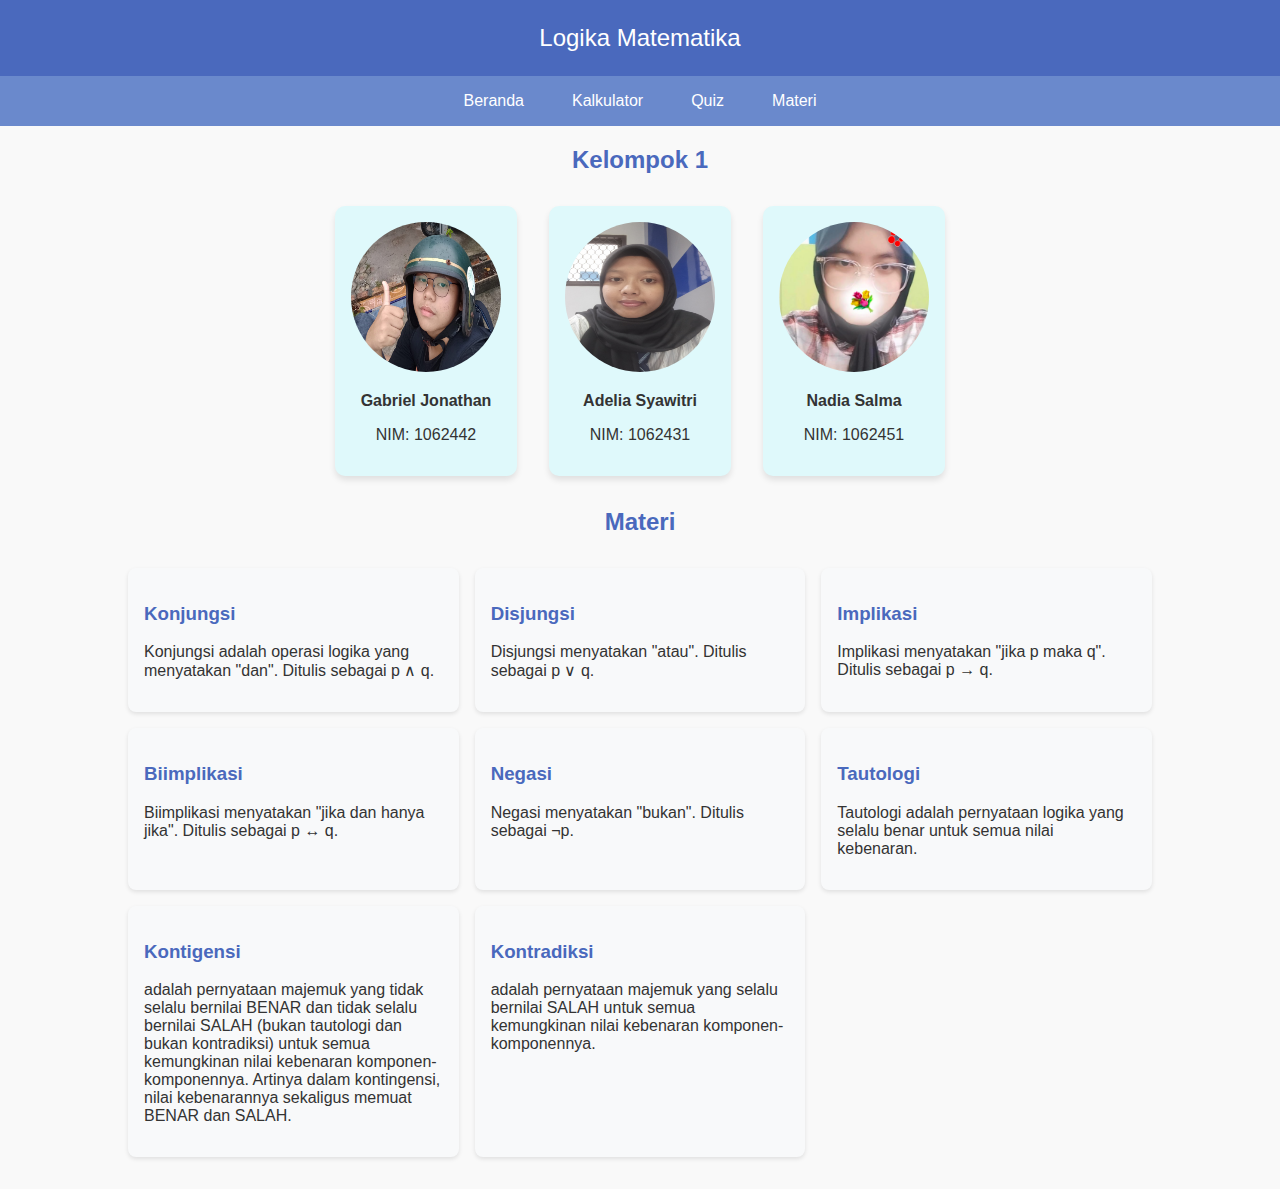
<file: index.html>
<!DOCTYPE html>
<html lang="id">
<head>
    <meta charset="UTF-8">
    <meta name="viewport" content="width=device-width, initial-scale=1.0">
    <title>Logika Matematika</title>
    <link rel="stylesheet" href="css/navbar.css">
    <style>

        .team {
            display: flex;
            justify-content: center;
            gap: 2em;
            margin: 2em 0;
        }
        .team-member {
            text-align: center;
            background-color: #dff9fb;
            border-radius: 10px;
            padding: 1em;
            box-shadow: 0 4px 6px rgba(0,0,0,0.1);
        }
        .team-member img {
            border-radius: 50%;
            width: 150px;
            height: 150px;
        }
        h2 {
            text-align: center;
            color: #4a69bd;
        }
        .materi {
            display: grid;
            grid-template-columns: repeat(auto-fit, minmax(300px, 1fr));
            gap: 1em;
            margin: 2em auto;
            width: 80%;
        }
        .materi-card {
            background-color: #f8f9fa;
            border-radius: 8px;
            padding: 1em;
            box-shadow: 0 2px 4px rgba(0,0,0,0.1);
        }
        .materi-card h3 {
            color: #4a69bd;
        }
    </style>
</head>
<body>
    <header>Logika Matematika</header>
    
    <nav>
        <ul>
            <li><a href="index.html">Beranda</a></li>
            <li><a href="kalkulator.html">Kalkulator</a></li>
            <li><a href="soal.html">Quiz</a></li>
            <li>
                <a href="#">Materi</a>
                <ul>
                    <li><a href="materi4.html">Pernyataan majemuk</a></li>
                    <li><a href="materi1.html">Kontigensi</a></li>
                    <li><a href="materi2.html">Kontradiksi</a></li>
                    <li><a href="materi3.html">Tautologi</a></li>
                </ul>
            </li>
        </ul>
    </nav>
    
    <h2>Kelompok 1</h2>
    <div class="team">
        <div class="team-member">
            <img src="foto/jojo.jpeg" alt="Member 1">
            <p><strong>Gabriel Jonathan</strong></p>  
            <p>NIM: 1062442</p>
        </div>
        <div class="team-member">
            <img src="foto/adel.jpeg" alt="Member 2">
            <p><strong>Adelia Syawitri</strong></p>
            <p>NIM: 1062431</p>
        </div>
        <div class="team-member">
            <img src="foto/nadia.png" alt="Member 3">
            <p><strong>Nadia Salma</strong></p>
            <p>NIM: 1062451</p>
        </div>
    </div>

    <h2>Materi</h2>
    <div class="materi">
        <div class="materi-card" id="konjungsi">
            <h3>Konjungsi</h3>
            <p>Konjungsi adalah operasi logika yang menyatakan "dan". Ditulis sebagai p &and; q.</p>
        </div>
        <div class="materi-card" id="diskonjungsi">
            <h3>Disjungsi</h3>
            <p>Disjungsi menyatakan "atau". Ditulis sebagai p &or; q.</p>
        </div>
        <div class="materi-card">
            <h3>Implikasi</h3>
            <p>Implikasi menyatakan "jika p maka q". Ditulis sebagai p &rarr; q.</p>
        </div>
        <div class="materi-card">
            <h3>Biimplikasi</h3>
            <p>Biimplikasi menyatakan "jika dan hanya jika". Ditulis sebagai p &harr; q.</p>
        </div>
        <div class="materi-card">
            <h3>Negasi</h3>
            <p>Negasi menyatakan "bukan". Ditulis sebagai &not;p.</p>
        </div>
        <div class="materi-card" id="tautologi">
            <h3>Tautologi</h3>
            <p>Tautologi adalah pernyataan logika yang selalu benar untuk semua nilai kebenaran.</p>
        </div>
        <div class="materi-card">
            <h3>Kontigensi</h3>
            <p>adalah pernyataan majemuk yang tidak selalu bernilai BENAR dan tidak selalu bernilai SALAH (bukan tautologi dan bukan kontradiksi) untuk semua kemungkinan nilai kebenaran komponen-komponennya. Artinya dalam kontingensi, nilai kebenarannya sekaligus memuat BENAR dan SALAH.</p>
        </div>
        <div class="materi-card">
            <h3>Kontradiksi</h3>
            <p>adalah pernyataan majemuk yang selalu bernilai SALAH untuk semua kemungkinan nilai kebenaran komponen-komponennya.</p>
        </div>
    </div>
</body>
</html>
</file>
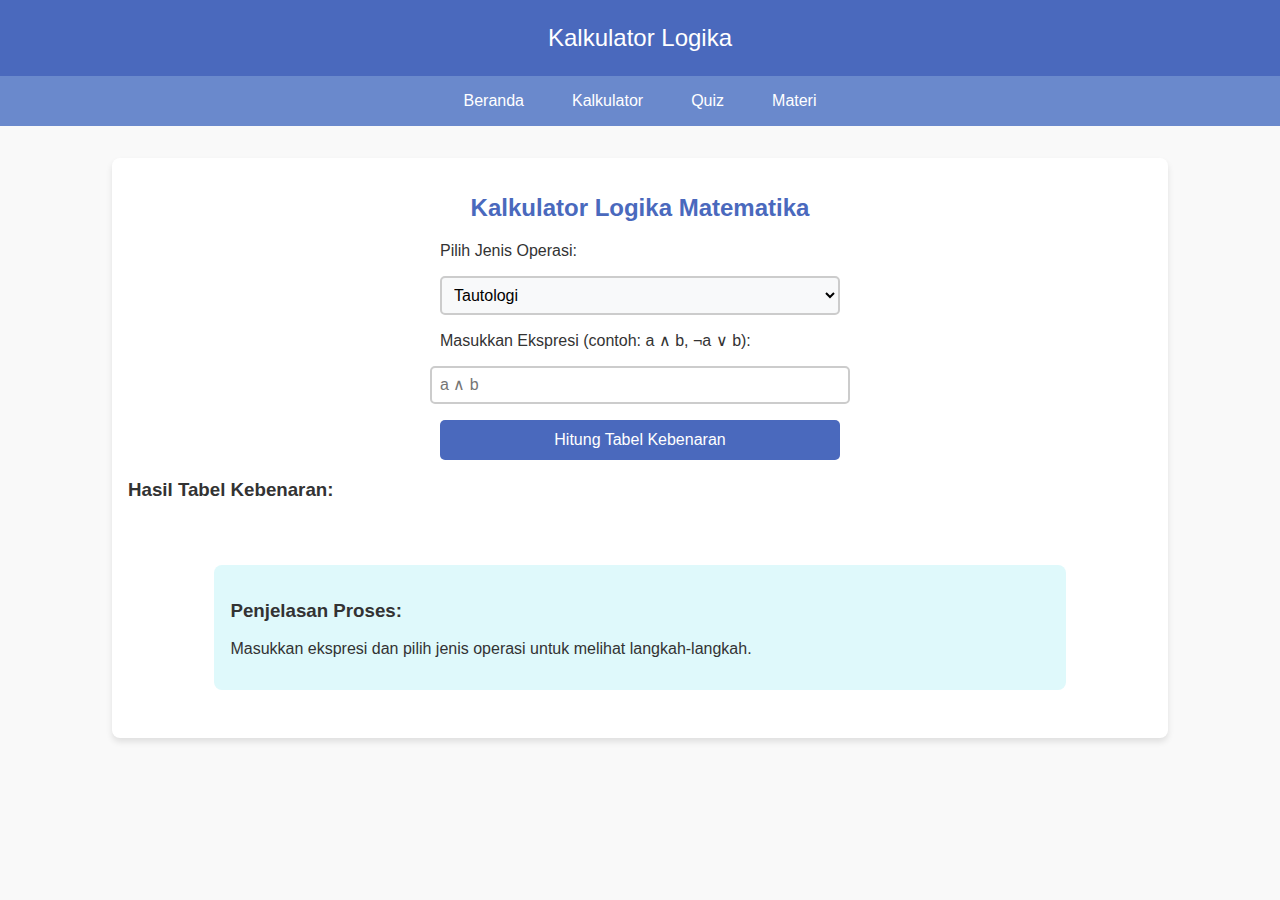
<file: kalkulator.html>
<!DOCTYPE html>
<html lang="id">
<head>
    <meta charset="UTF-8">
    <meta name="viewport" content="width=device-width, initial-scale=1.0">
    <title>Kalkulator Logika</title>
    <link rel="stylesheet" href="css/navbar.css">
    <style>
       
        .container {
            margin: 2em auto;
            padding: 1em;
            width: 80%;
            background-color: #fff;
            border-radius: 8px;
            box-shadow: 0 4px 6px rgba(0,0,0,0.1);
        }
        h2 {
            text-align: center;
            color: #4a69bd;
        }
        label, select, input, button {
            display: block;
            margin: 1em auto;
            width: 90%;
            max-width: 400px;
            font-size: 16px;
        }
        select {
            padding: 0.5em;
            border: 2px solid #ccc;
            border-radius: 5px;
            background-color: #f8f9fa;
            cursor: pointer;
        }
        select:focus {
            border-color: #4a69bd;
        }
        input {
            padding: 0.5em;
            border: 2px solid #ccc;
            border-radius: 5px;
            outline: none;
            transition: border-color 0.3s;
        }
        input:focus {
            border-color: #4a69bd;
        }
        button {
            background-color: #4a69bd;
            color: white;
            padding: 0.7em;
            border: none;
            border-radius: 5px;
            cursor: pointer;
            transition: background-color 0.3s;
        }
        button:hover {
            background-color: #6a89cc;
        }
        table {
            margin: 2em auto;
            border-collapse: collapse;
            width: 90%;
            max-width: 600px;
            text-align: center;
        }
        table, th, td {
            border: 1px solid #ccc;
        }
        th, td {
            padding: 0.5em;
        }
        .steps {
            margin: 2em auto;
            padding: 1em;
            background-color: #dff9fb;
            border-radius: 8px;
            width: 80%;
        }
        .result {
            text-align: center;
            margin-top: 1em;
            font-weight: bold;
            color: #4a69bd;
        }
    </style>
</head>
<body>
    <header>Kalkulator Logika</header>
    
    <nav>
        <ul>
            <li><a href="index.html">Beranda</a></li>
            <li><a href="kalkulator.html">Kalkulator</a></li>
            <li><a href="soal.html">Quiz</a></li>
            <li>
                <a href="#">Materi</a>
                <ul>
                    <li><a href="materi4.html">Pernyataan majemuk</a></li>
                    <li><a href="materi1.html">Kontigensi</a></li>
                    <li><a href="materi2.html">Kontradiksi</a></li>
                    <li><a href="materi3.html">Tautologi</a></li>
                </ul>
            </li>
        </ul>
    </nav>

    <div class="container">
        <h2>Kalkulator Logika Matematika</h2>
        <label for="operation">Pilih Jenis Operasi:</label>
        <select id="operation">
            <option value="tautologi">Tautologi</option>
            <option value="kontigensi">Kontigensi</option>
            <option value="kontradiksi">Kontradiksi</option>
        </select>
        
        <label for="expression">Masukkan Ekspresi (contoh: a ∧ b, ¬a ∨ b):</label>
        <input type="text" id="expression" placeholder="a ∧ b" required>
        <button onclick="calculateTable()">Hitung Tabel Kebenaran</button>

        <h3>Hasil Tabel Kebenaran:</h3>
        <table id="truthTable"></table>

        <div class="steps" id="steps">
            <h3>Penjelasan Proses:</h3>
            <p id="processExplanation">Masukkan ekspresi dan pilih jenis operasi untuk melihat langkah-langkah.</p>
        </div>
        <div class="result" id="result"></div>
    </div>
    <script src="script1.js"></script>
</body>
</html>
</file>
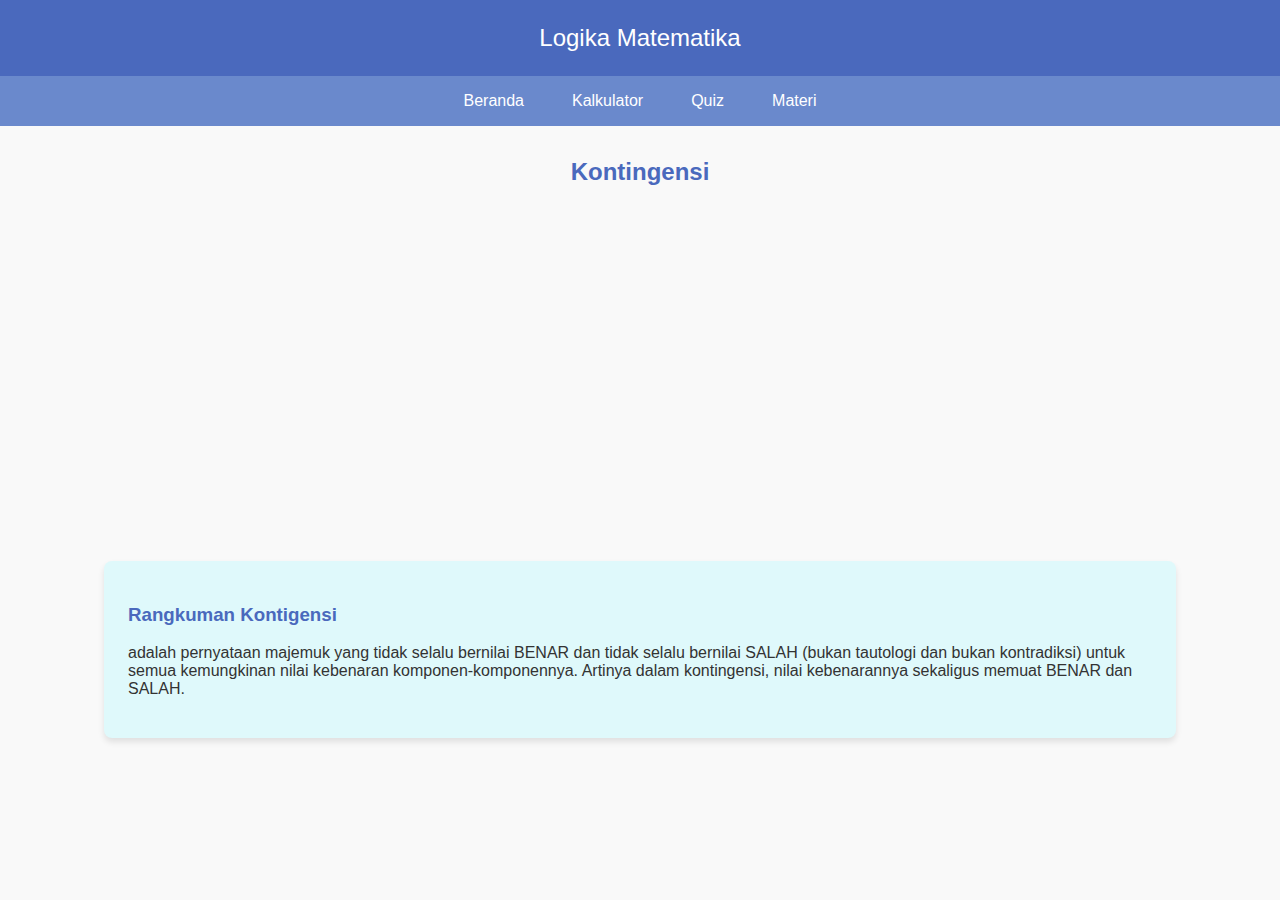
<file: materi1.html>
<!DOCTYPE html>
<html lang="id">
<head>
    <meta charset="UTF-8">
    <meta name="viewport" content="width=device-width, initial-scale=1.0">
    <title>Logika Matematika</title>
    <link rel="stylesheet" href="css/navbar.css">
    <link rel="stylesheet" href="css/materi.css">
</head>
<body>
    <header>Logika Matematika</header>
    
    <nav>
        <ul>
            <li><a href="index.html">Beranda</a></li>
            <li><a href="kalkulator.html">Kalkulator</a></li>
            <li><a href="soal.html">Quiz</a></li>
            <li>
                <a href="#">Materi</a>
                <ul>
                    <li><a href="materi4.html">Pernyataan majemuk</a></li>
                    <li><a href="materi1.html">Kontigensi</a></li>
                    <li><a href="materi2.html">Kontradiksi</a></li>
                    <li><a href="materi3.html">Tautologi</a></li>
                </ul>
            </li>
        </ul>
    </nav>

    <!-- Halaman Konjungsi -->
    <div class="section">
        <h2>Kontingensi</h2>
        <iframe width="560" height="315" src="https://www.youtube.com/embed/f4RQvMxyMJ8?si=0IRjZYHy15QtWH7T" title="YouTube video player" frameborder="0" allow="accelerometer; autoplay; clipboard-write; encrypted-media; gyroscope; picture-in-picture; web-share" referrerpolicy="strict-origin-when-cross-origin" allowfullscreen></iframe>
    </div>
    <div class="summary">
        <h3>Rangkuman Kontigensi</h3>
        <p>adalah pernyataan majemuk yang tidak selalu bernilai BENAR dan tidak selalu bernilai SALAH (bukan tautologi dan bukan kontradiksi) untuk semua kemungkinan nilai kebenaran komponen-komponennya. Artinya dalam kontingensi, nilai kebenarannya sekaligus memuat BENAR dan SALAH.</p>
    </div>

</body>
</html>
</file>
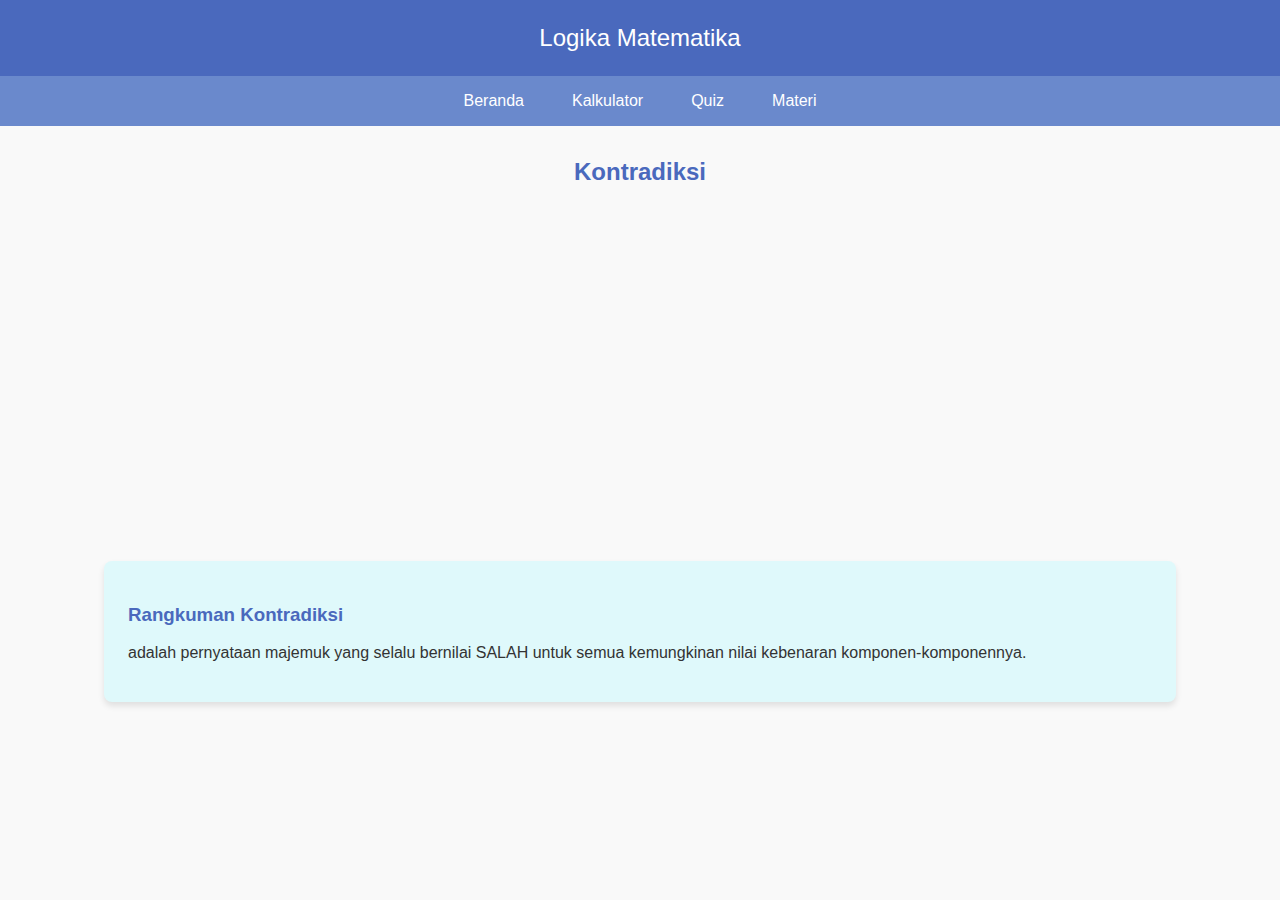
<file: materi2.html>
<!DOCTYPE html>
<html lang="id">
<head>
    <meta charset="UTF-8">
    <meta name="viewport" content="width=device-width, initial-scale=1.0">
    <title>Logika Matematika</title>
    <link rel="stylesheet" href="css/navbar.css">
    <link rel="stylesheet" href="css/materi.css">
</head>
<body>
    <header>Logika Matematika</header>
    
    <nav>
        <ul>
            <li><a href="index.html">Beranda</a></li>
            <li><a href="kalkulator.html">Kalkulator</a></li>
            <li><a href="soal.html">Quiz</a></li>
            <li>
                <a href="#">Materi</a>
                <ul>
                    <li><a href="materi4.html">Pernyataan majemuk</a></li>
                    <li><a href="materi1.html">Kontigensi</a></li>
                    <li><a href="materi2.html">Kontradiksi</a></li>
                    <li><a href="materi3.html">Tautologi</a></li>
                </ul>
            </li>
        </ul>
    </nav>


    <!-- Halaman Diskonjungsi -->
    <div class="section">
        <h2>Kontradiksi</h2>
        <iframe width="560" height="315" src="https://www.youtube.com/embed/7U1oLRD6kLM?si=YT987QViAltUwldq" title="YouTube video player" frameborder="0" allow="accelerometer; autoplay; clipboard-write; encrypted-media; gyroscope; picture-in-picture; web-share" referrerpolicy="strict-origin-when-cross-origin" allowfullscreen></iframe>
    </div>
    <div class="summary">
        <h3>Rangkuman Kontradiksi</h3>
        <p>adalah pernyataan majemuk yang selalu bernilai SALAH untuk semua kemungkinan nilai kebenaran komponen-komponennya.</p>
    </div>
</body>
</html>
</file>
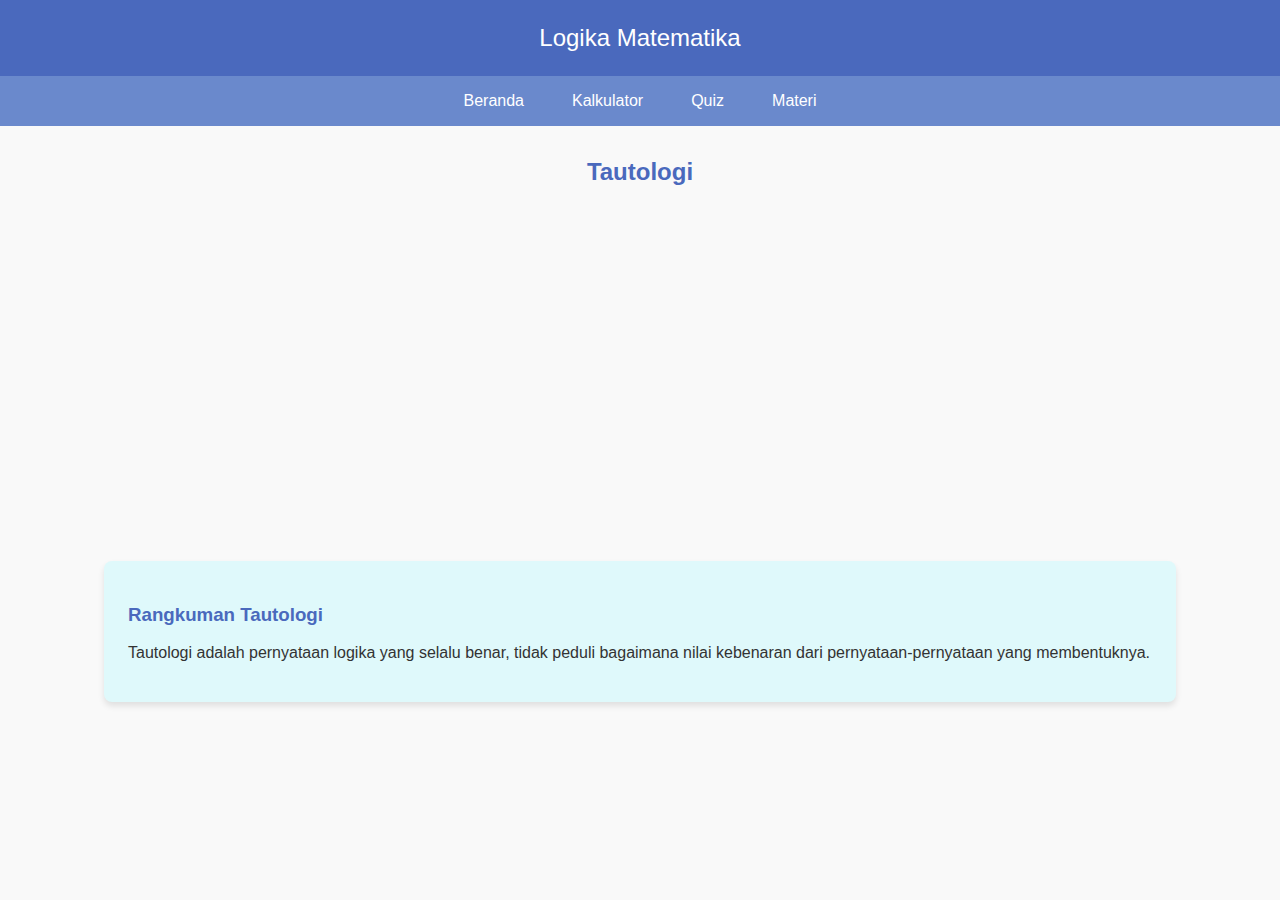
<file: materi3.html>
<!DOCTYPE html>
<html lang="id">
<head>
    <meta charset="UTF-8">
    <meta name="viewport" content="width=device-width, initial-scale=1.0">
    <title>Logika Matematika</title>
    <link rel="stylesheet" href="css/navbar.css">
    <link rel="stylesheet" href="css/materi.css">
  
</head>
<body>
    <header>Logika Matematika</header>
    
    <nav>
        <ul>
            <li><a href="index.html">Beranda</a></li>
            <li><a href="kalkulator.html">Kalkulator</a></li>
            <li><a href="soal.html">Quiz</a></li>
            <li>
                <a href="#">Materi</a>
                <ul>
                    <li><a href="materi4.html">Pernyataan majemuk</a></li>
                    <li><a href="materi1.html">Kontigensi</a></li>
                    <li><a href="materi2.html">Kontradiksi</a></li>
                    <li><a href="materi3.html">Tautologi</a></li>
                </ul>
            </li>
        </ul>
    </nav>

    <!-- Halaman Tautologi -->
    <div class="section">
        <h2>Tautologi</h2>
        <iframe width="560" height="315" src="https://www.youtube.com/embed/4i_1ukFqMcM?si=jYso2YVYCWtVP1NX" title="YouTube video player" frameborder="0" allow="accelerometer; autoplay; clipboard-write; encrypted-media; gyroscope; picture-in-picture; web-share" referrerpolicy="strict-origin-when-cross-origin" allowfullscreen></iframe>
    </div>
    <div class="summary">
        <h3>Rangkuman Tautologi</h3>
        <p>Tautologi adalah pernyataan logika yang selalu benar, tidak peduli bagaimana nilai kebenaran dari pernyataan-pernyataan yang membentuknya.</p>
    </div>
</body>
</html>
</file>
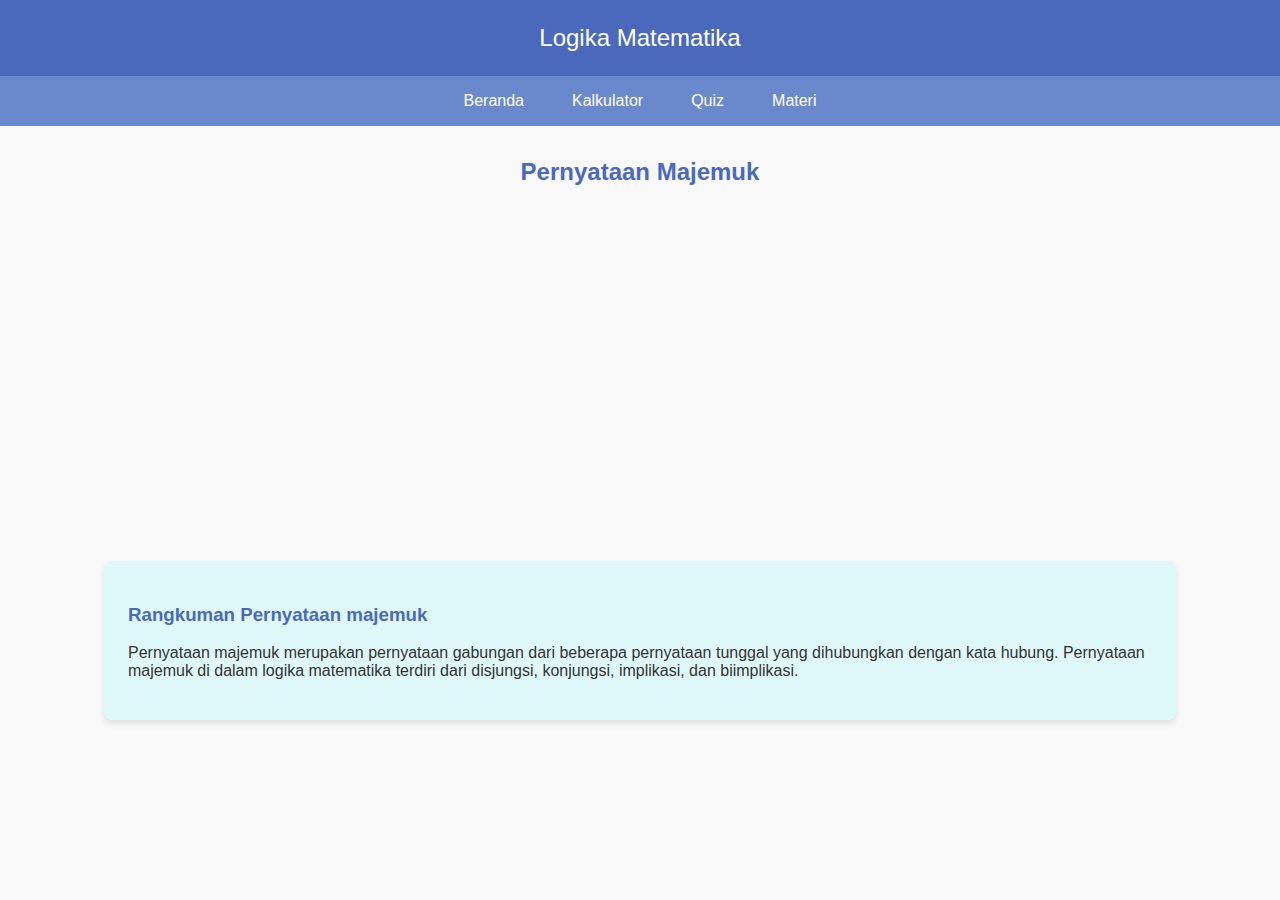
<file: materi4.html>
<!DOCTYPE html>
<html lang="id">
<head>
    <meta charset="UTF-8">
    <meta name="viewport" content="width=device-width, initial-scale=1.0">
    <title>Logika Matematika</title>
    <link rel="stylesheet" href="css/navbar.css">
    <link rel="stylesheet" href="css/materi.css">
</head>
<body>
    <header>Logika Matematika</header>
    
    <nav>
        <ul>
            <li><a href="index.html">Beranda</a></li>
            <li><a href="kalkulator.html">Kalkulator</a></li>
            <li><a href="soal.html">Quiz</a></li>
            <li>
                <a href="#">Materi</a>
                <ul>
                    <li><a href="materi4.html">Pernyataan majemuk</a></li>
                    <li><a href="materi1.html">Kontigensi</a></li>
                    <li><a href="materi2.html">Kontradiksi</a></li>
                    <li><a href="materi3.html">Tautologi</a></li>
                </ul>
            </li>
        </ul>
    </nav>

    <!-- Halaman Konjungsi -->
    <div class="section">
        <h2>Pernyataan Majemuk</h2>
        <iframe width="560" height="315" src="https://www.youtube.com/embed/eSnwGIR7Blo?si=UsS8L5qDviuwt3l0" title="YouTube video player" frameborder="0" allow="accelerometer; autoplay; clipboard-write; encrypted-media; gyroscope; picture-in-picture; web-share" referrerpolicy="strict-origin-when-cross-origin" allowfullscreen></iframe>

    </div>
    <div class="summary">
        <h3>Rangkuman Pernyataan majemuk</h3>
        <p>Pernyataan majemuk merupakan pernyataan gabungan dari beberapa pernyataan tunggal yang dihubungkan dengan kata hubung. Pernyataan majemuk di dalam logika matematika terdiri dari disjungsi, konjungsi, implikasi, dan biimplikasi.</p>
    </div>

</body>
</html>
</file>
<file: css/navbar.css>
body {
    font-family: Arial, sans-serif;
    margin: 0;
    padding: 0;
    background-color: #f9f9f9;
    color: #333;
}
header {
    background-color: #4a69bd;
    color: white;
    text-align: center;
    padding: 1em 0;
    font-size: 24px;
}
nav {
    background-color: #6a89cc;
    padding: 0.5em;
}
nav ul {
    list-style: none;
    margin: 0;
    padding: 0;
    display: flex;
    justify-content: center;
    gap: 1em;
}
nav ul li {
    position: relative;
}
nav ul li a {
    color: white;
    text-decoration: none;
    padding: 0.5em 1em;
    display: block;
}
nav ul li a:hover {
    background-color: #4a69bd;
    border-radius: 5px;
}
nav ul li ul {
    display: none;
    position: absolute;
    top: 100%;
    left: 0;
    background-color: #6a89cc;
    padding: 0;
    list-style: none;
    z-index: 10;
}
nav ul li:hover ul {
    display: block;
}
nav ul li ul li a {
    padding: 0.5em 1em;
    white-space: nowrap;
}
</file>
<file: css/materi.css>
.section {
    margin: 2em auto;
    text-align: center;
}
.section video {
    width: 80%;
    max-width: 720px;
    border-radius: 8px;
    box-shadow: 0 4px 6px rgba(0,0,0,0.1);
    z-index: 1;
}
.section h2 {
    color: #4a69bd;
    margin-bottom: 1em;
}
.summary {
    margin: 2em auto;
    width: 80%;
    background-color: #dff9fb;
    padding: 1.5em;
    border-radius: 8px;
    box-shadow: 0 4px 6px rgba(0,0,0,0.1);
    text-align: left;
}
.summary h3 {
    color: #4a69bd;
}
</file>
